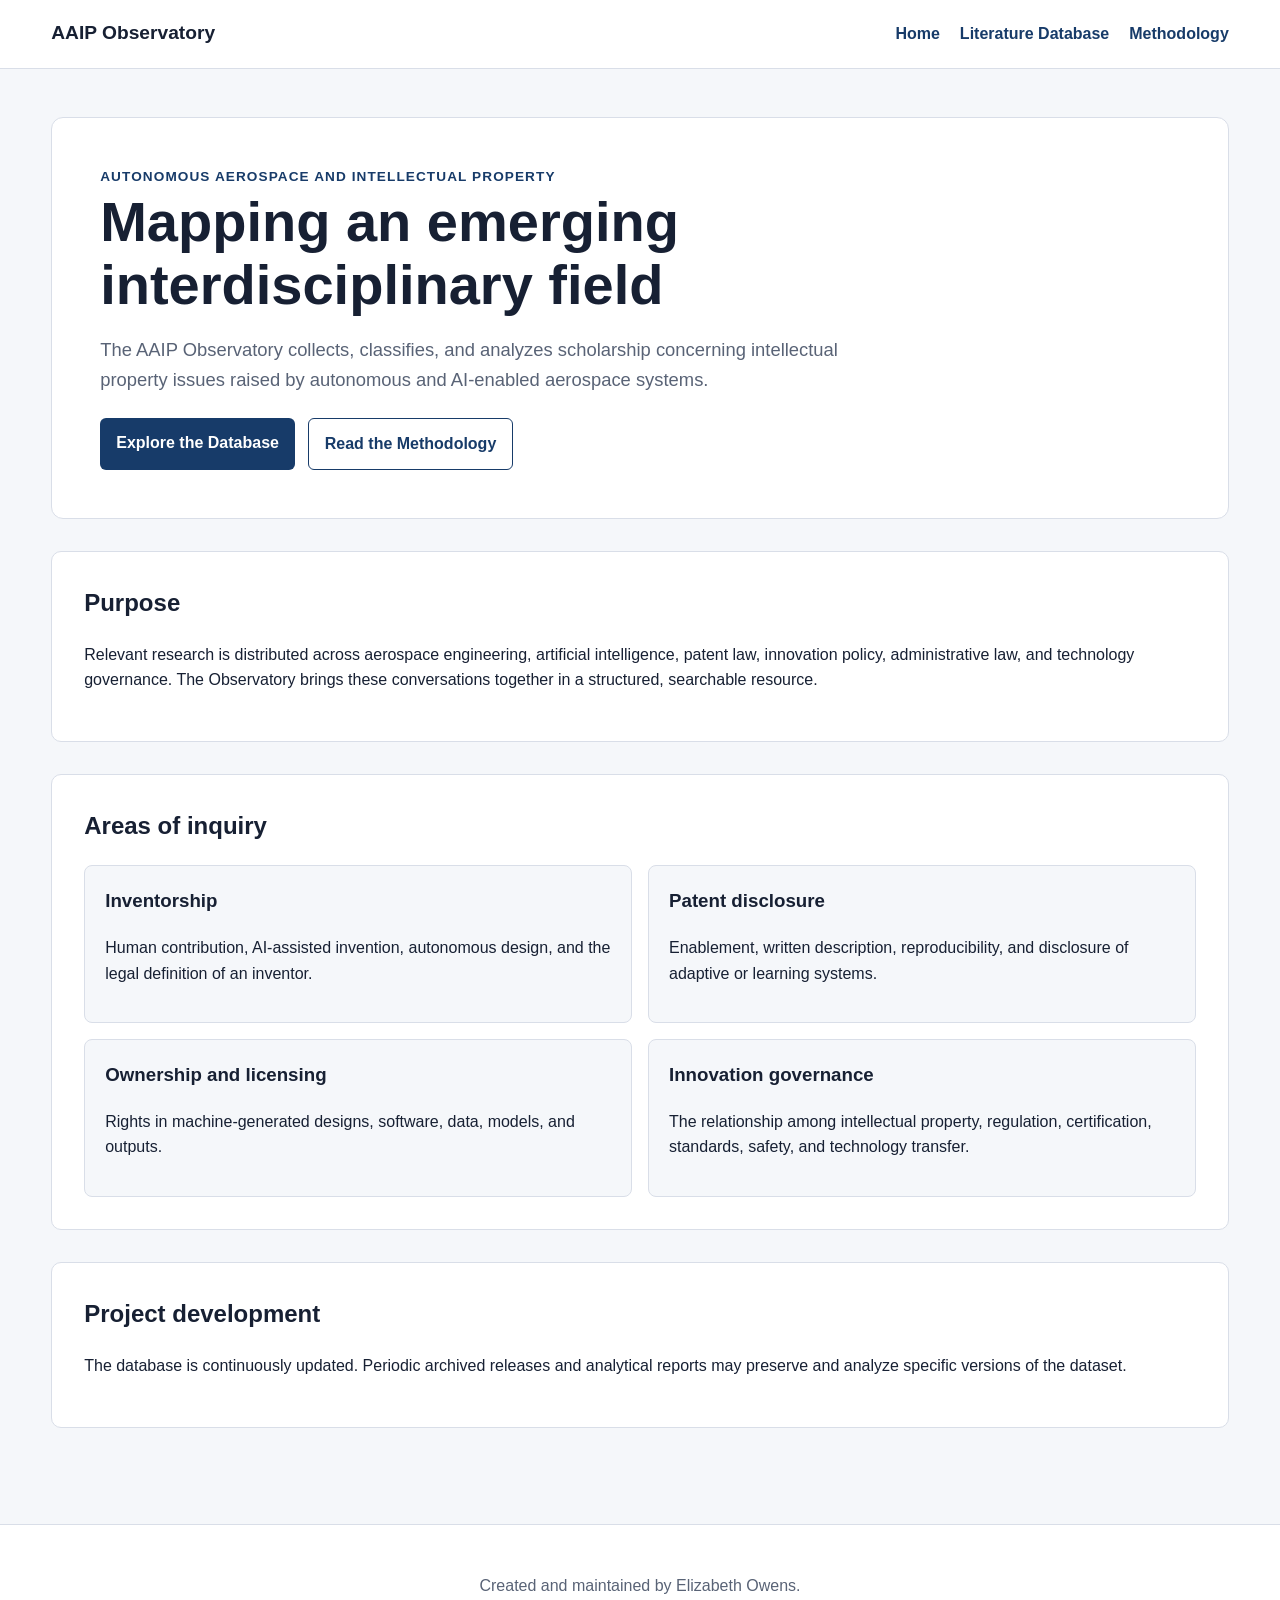
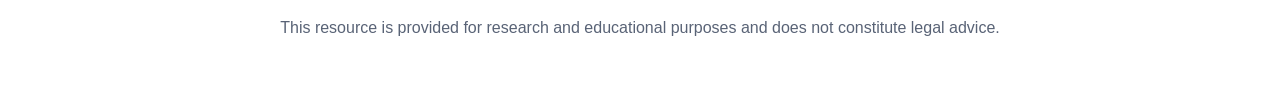
<file: index.html>
<!DOCTYPE html>
<html lang="en">
<head>
  <meta charset="UTF-8">

  <meta
    name="viewport"
    content="width=device-width, initial-scale=1.0"
  >

  <meta
    name="description"
    content="A research observatory mapping scholarship at the intersection of autonomous aerospace systems and intellectual property."
  >

  <title>AAIP Observatory</title>

  <link rel="stylesheet" href="styles.css">
</head>

<body>
  <header class="site-header">
    <div class="header-content">
      <a class="site-title" href="index.html">
        AAIP Observatory
      </a>

      <nav aria-label="Main navigation">
        <a href="index.html">Home</a>
        <a href="database.html">Literature Database</a>
        <a href="methodology.html">Methodology</a>
      </nav>
    </div>
  </header>

  <main>
    <section class="hero">
      <p class="eyebrow">
        Autonomous Aerospace and Intellectual Property
      </p>

      <h1>Mapping an emerging interdisciplinary field</h1>

      <p class="hero-description">
        The AAIP Observatory collects, classifies, and analyzes
        scholarship concerning intellectual property issues raised by
        autonomous and AI-enabled aerospace systems.
      </p>

      <div class="hero-actions">
        <a class="primary-button" href="database.html">
          Explore the Database
        </a>

        <a class="secondary-button" href="methodology.html">
          Read the Methodology
        </a>
      </div>
    </section>

    <section class="content-section">
      <h2>Purpose</h2>

      <p>
        Relevant research is distributed across aerospace engineering,
        artificial intelligence, patent law, innovation policy,
        administrative law, and technology governance. The Observatory
        brings these conversations together in a structured,
        searchable resource.
      </p>
    </section>

    <section class="content-section">
      <h2>Areas of inquiry</h2>

      <div class="feature-grid">
        <article class="feature-card">
          <h3>Inventorship</h3>
          <p>
            Human contribution, AI-assisted invention, autonomous
            design, and the legal definition of an inventor.
          </p>
        </article>

        <article class="feature-card">
          <h3>Patent disclosure</h3>
          <p>
            Enablement, written description, reproducibility, and
            disclosure of adaptive or learning systems.
          </p>
        </article>

        <article class="feature-card">
          <h3>Ownership and licensing</h3>
          <p>
            Rights in machine-generated designs, software, data,
            models, and outputs.
          </p>
        </article>

        <article class="feature-card">
          <h3>Innovation governance</h3>
          <p>
            The relationship among intellectual property, regulation,
            certification, standards, safety, and technology transfer.
          </p>
        </article>
      </div>
    </section>

    <section class="content-section">
      <h2>Project development</h2>

      <p>
        The database is continuously updated. Periodic archived releases
        and analytical reports may preserve and analyze specific
        versions of the dataset.
      </p>
    </section>
  </main>

  <footer class="site-footer">
    <p>
      Created and maintained by Elizabeth Owens.
    </p>

    <p>
      This resource is provided for research and educational purposes
      and does not constitute legal advice.
    </p>
  </footer>
</body>
</html>
</file>
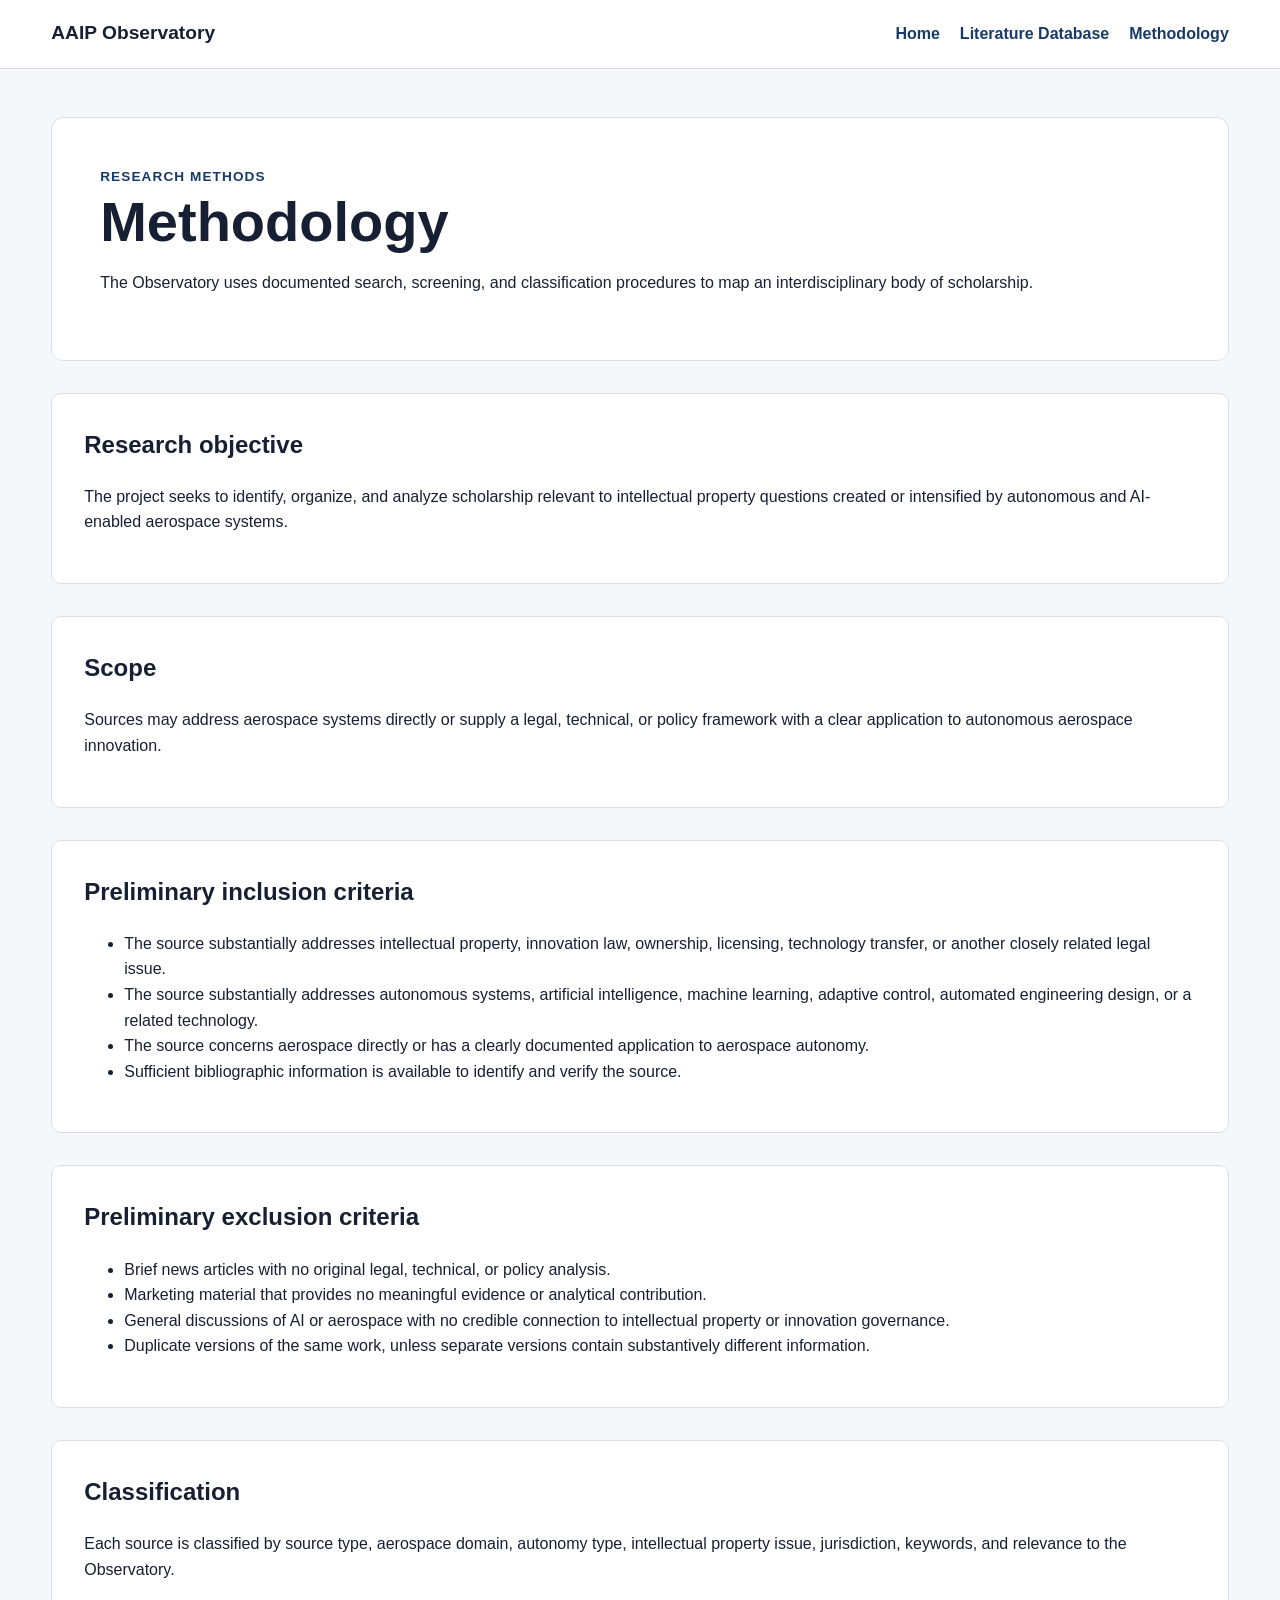
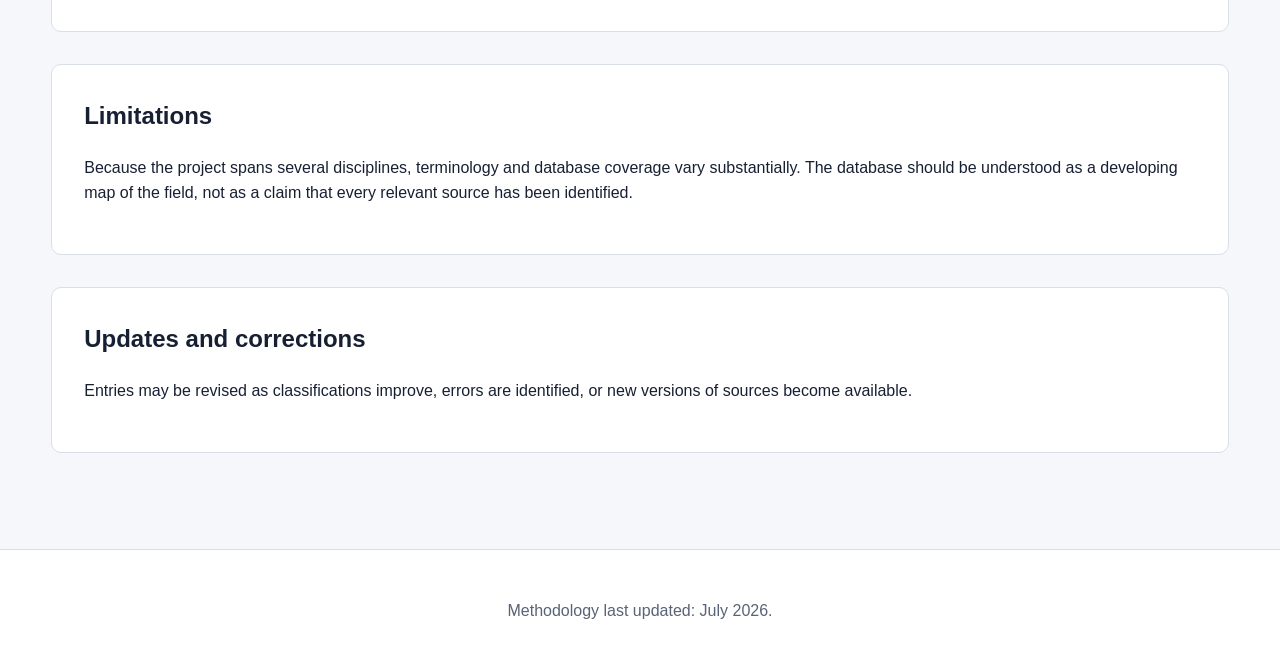
<file: methodology.html>
<!DOCTYPE html>
<html lang="en">
<head>
  <meta charset="UTF-8">

  <meta
    name="viewport"
    content="width=device-width, initial-scale=1.0"
  >

  <title>Methodology | AAIP Observatory</title>

  <link rel="stylesheet" href="styles.css">
</head>

<body>
  <header class="site-header">
    <div class="header-content">
      <a class="site-title" href="index.html">
        AAIP Observatory
      </a>

      <nav aria-label="Main navigation">
        <a href="index.html">Home</a>
        <a href="database.html">Literature Database</a>
        <a href="methodology.html">Methodology</a>
      </nav>
    </div>
  </header>

  <main>
    <section class="page-heading">
      <p class="eyebrow">Research Methods</p>

      <h1>Methodology</h1>

      <p>
        The Observatory uses documented search, screening, and
        classification procedures to map an interdisciplinary body
        of scholarship.
      </p>
    </section>

    <section class="content-section">
      <h2>Research objective</h2>

      <p>
        The project seeks to identify, organize, and analyze scholarship
        relevant to intellectual property questions created or intensified
        by autonomous and AI-enabled aerospace systems.
      </p>
    </section>

    <section class="content-section">
      <h2>Scope</h2>

      <p>
        Sources may address aerospace systems directly or supply a legal,
        technical, or policy framework with a clear application to
        autonomous aerospace innovation.
      </p>
    </section>

    <section class="content-section">
      <h2>Preliminary inclusion criteria</h2>

      <ul>
        <li>
          The source substantially addresses intellectual property,
          innovation law, ownership, licensing, technology transfer,
          or another closely related legal issue.
        </li>

        <li>
          The source substantially addresses autonomous systems,
          artificial intelligence, machine learning, adaptive control,
          automated engineering design, or a related technology.
        </li>

        <li>
          The source concerns aerospace directly or has a clearly
          documented application to aerospace autonomy.
        </li>

        <li>
          Sufficient bibliographic information is available to identify
          and verify the source.
        </li>
      </ul>
    </section>

    <section class="content-section">
      <h2>Preliminary exclusion criteria</h2>

      <ul>
        <li>
          Brief news articles with no original legal, technical, or
          policy analysis.
        </li>

        <li>
          Marketing material that provides no meaningful evidence or
          analytical contribution.
        </li>

        <li>
          General discussions of AI or aerospace with no credible
          connection to intellectual property or innovation governance.
        </li>

        <li>
          Duplicate versions of the same work, unless separate versions
          contain substantively different information.
        </li>
      </ul>
    </section>

    <section class="content-section">
      <h2>Classification</h2>

      <p>
        Each source is classified by source type, aerospace domain,
        autonomy type, intellectual property issue, jurisdiction,
        keywords, and relevance to the Observatory.
      </p>
    </section>

    <section class="content-section">
      <h2>Limitations</h2>

      <p>
        Because the project spans several disciplines, terminology and
        database coverage vary substantially. The database should be
        understood as a developing map of the field, not as a claim that
        every relevant source has been identified.
      </p>
    </section>

    <section class="content-section">
      <h2>Updates and corrections</h2>

      <p>
        Entries may be revised as classifications improve, errors are
        identified, or new versions of sources become available.
      </p>
    </section>
  </main>

  <footer class="site-footer">
    <p>
      Methodology last updated: July 2026.
    </p>
  </footer>
</body>
</html>
</file>
<file: styles.css>
:root {
  --background: #f5f7fa;
  --surface: #ffffff;
  --text: #172033;
  --muted-text: #596376;
  --border: #d9dee8;
  --primary: #173b69;
  --primary-dark: #102b4d;
  --tag-background: #e9eef5;
  --maximum-width: 1180px;
}

* {
  box-sizing: border-box;
}

html {
  scroll-behavior: smooth;
}

body {
  margin: 0;
  background: var(--background);
  color: var(--text);
  font-family:
    Arial,
    Helvetica,
    sans-serif;
  line-height: 1.6;
}

a {
  color: var(--primary);
}

.site-header {
  background: var(--surface);
  border-bottom: 1px solid var(--border);
}

.header-content {
  width: min(var(--maximum-width), 92%);
  margin: 0 auto;
  padding: 1.15rem 0;

  display: flex;
  align-items: center;
  justify-content: space-between;
  gap: 2rem;
}

.site-title {
  color: var(--text);
  font-size: 1.2rem;
  font-weight: 700;
  text-decoration: none;
}

nav {
  display: flex;
  flex-wrap: wrap;
  gap: 1.25rem;
}

nav a {
  color: var(--primary);
  font-weight: 600;
  text-decoration: none;
}

nav a:hover,
nav a:focus {
  text-decoration: underline;
}

main {
  width: min(var(--maximum-width), 92%);
  margin: 0 auto;
  padding: 3rem 0;
}

.hero,
.page-heading {
  padding: 3rem;
  background: var(--surface);
  border: 1px solid var(--border);
  border-radius: 12px;
}

.hero h1,
.page-heading h1 {
  max-width: 850px;
  margin: 0.25rem 0 1rem;
  font-size: clamp(2rem, 5vw, 3.5rem);
  line-height: 1.12;
}

.eyebrow {
  margin: 0;
  color: var(--primary);
  font-size: 0.85rem;
  font-weight: 700;
  letter-spacing: 0.08em;
  text-transform: uppercase;
}

.hero-description {
  max-width: 780px;
  color: var(--muted-text);
  font-size: 1.15rem;
}

.hero-actions {
  display: flex;
  flex-wrap: wrap;
  gap: 0.8rem;
  margin-top: 1.5rem;
}

.primary-button,
.secondary-button {
  display: inline-block;
  padding: 0.75rem 1rem;
  border-radius: 6px;
  font-weight: 700;
  text-decoration: none;
}

.primary-button {
  background: var(--primary);
  color: white;
}

.primary-button:hover,
.primary-button:focus {
  background: var(--primary-dark);
}

.secondary-button {
  background: var(--surface);
  color: var(--primary);
  border: 1px solid var(--primary);
}

.content-section {
  margin-top: 2rem;
  padding: 2rem;
  background: var(--surface);
  border: 1px solid var(--border);
  border-radius: 10px;
}

.content-section h2 {
  margin-top: 0;
}

.feature-grid {
  display: grid;
  grid-template-columns: repeat(2, minmax(0, 1fr));
  gap: 1rem;
}

.feature-card {
  padding: 1.25rem;
  background: var(--background);
  border: 1px solid var(--border);
  border-radius: 8px;
}

.feature-card h3 {
  margin-top: 0;
}

.database-controls {
  display: grid;
  grid-template-columns: repeat(3, minmax(190px, 1fr));
  gap: 1rem;
  margin: 2rem 0;
  padding: 1.25rem;
  background: var(--surface);
  border: 1px solid var(--border);
  border-radius: 10px;
}

.database-controls > div {
  display: flex;
  flex-direction: column;
  gap: 0.35rem;
}

.full-width-control {
  grid-column: 1 / -1;
}

.database-controls label {
  font-weight: 700;
}

.database-controls input,
.database-controls select,
.database-controls button {
  width: 100%;
  min-height: 44px;
  padding: 0.7rem;
  font: inherit;
  border: 1px solid #bfc7d4;
  border-radius: 5px;
}

.database-controls input:focus,
.database-controls select:focus {
  outline: 3px solid rgba(23, 59, 105, 0.18);
  border-color: var(--primary);
}

.control-button-wrapper {
  justify-content: flex-end;
}

.database-controls button {
  background: var(--primary);
  color: white;
  font-weight: 700;
  cursor: pointer;
}

.database-controls button:hover,
.database-controls button:focus {
  background: var(--primary-dark);
}

.database-status {
  margin: 1rem 0;
  font-weight: 700;
}

.source-card {
  margin-bottom: 1rem;
  padding: 1.4rem;
  background: var(--surface);
  border: 1px solid var(--border);
  border-radius: 9px;
}

.source-card h2 {
  margin: 0.25rem 0 0.4rem;
  font-size: 1.35rem;
  line-height: 1.3;
}

.source-card h2 a {
  text-decoration: none;
}

.source-card h2 a:hover,
.source-card h2 a:focus {
  text-decoration: underline;
}

.source-meta {
  margin: 0;
  color: var(--muted-text);
  font-size: 0.93rem;
}

.source-details {
  display: grid;
  grid-template-columns: repeat(3, minmax(0, 1fr));
  gap: 0.75rem;
  margin: 1rem 0;
}

.source-details div {
  padding: 0.65rem;
  background: var(--background);
  border-radius: 5px;
}

.source-details dt {
  font-size: 0.82rem;
  font-weight: 700;
  text-transform: uppercase;
}

.source-details dd {
  margin: 0.2rem 0 0;
}

.tags {
  display: flex;
  flex-wrap: wrap;
  gap: 0.4rem;
  margin-top: 1rem;
}

.tag {
  padding: 0.2rem 0.55rem;
  background: var(--tag-background);
  border-radius: 999px;
  font-size: 0.83rem;
}

.source-links {
  display: flex;
  flex-wrap: wrap;
  gap: 1rem;
  margin-top: 1rem;
}

.site-footer {
  margin-top: 3rem;
  padding: 2rem 5%;
  background: var(--surface);
  border-top: 1px solid var(--border);
  color: var(--muted-text);
  text-align: center;
}

@media (max-width: 850px) {
  .database-controls,
  .source-details {
    grid-template-columns: repeat(2, minmax(0, 1fr));
  }

  .feature-grid {
    grid-template-columns: 1fr;
  }
}

@media (max-width: 600px) {
  .header-content {
    align-items: flex-start;
    flex-direction: column;
  }

  main {
    padding-top: 1.5rem;
  }

  .hero,
  .page-heading,
  .content-section {
    padding: 1.35rem;
  }

  .database-controls,
  .source-details {
    grid-template-columns: 1fr;
  }

  .full-width-control {
    grid-column: auto;
  }
}
</file>
